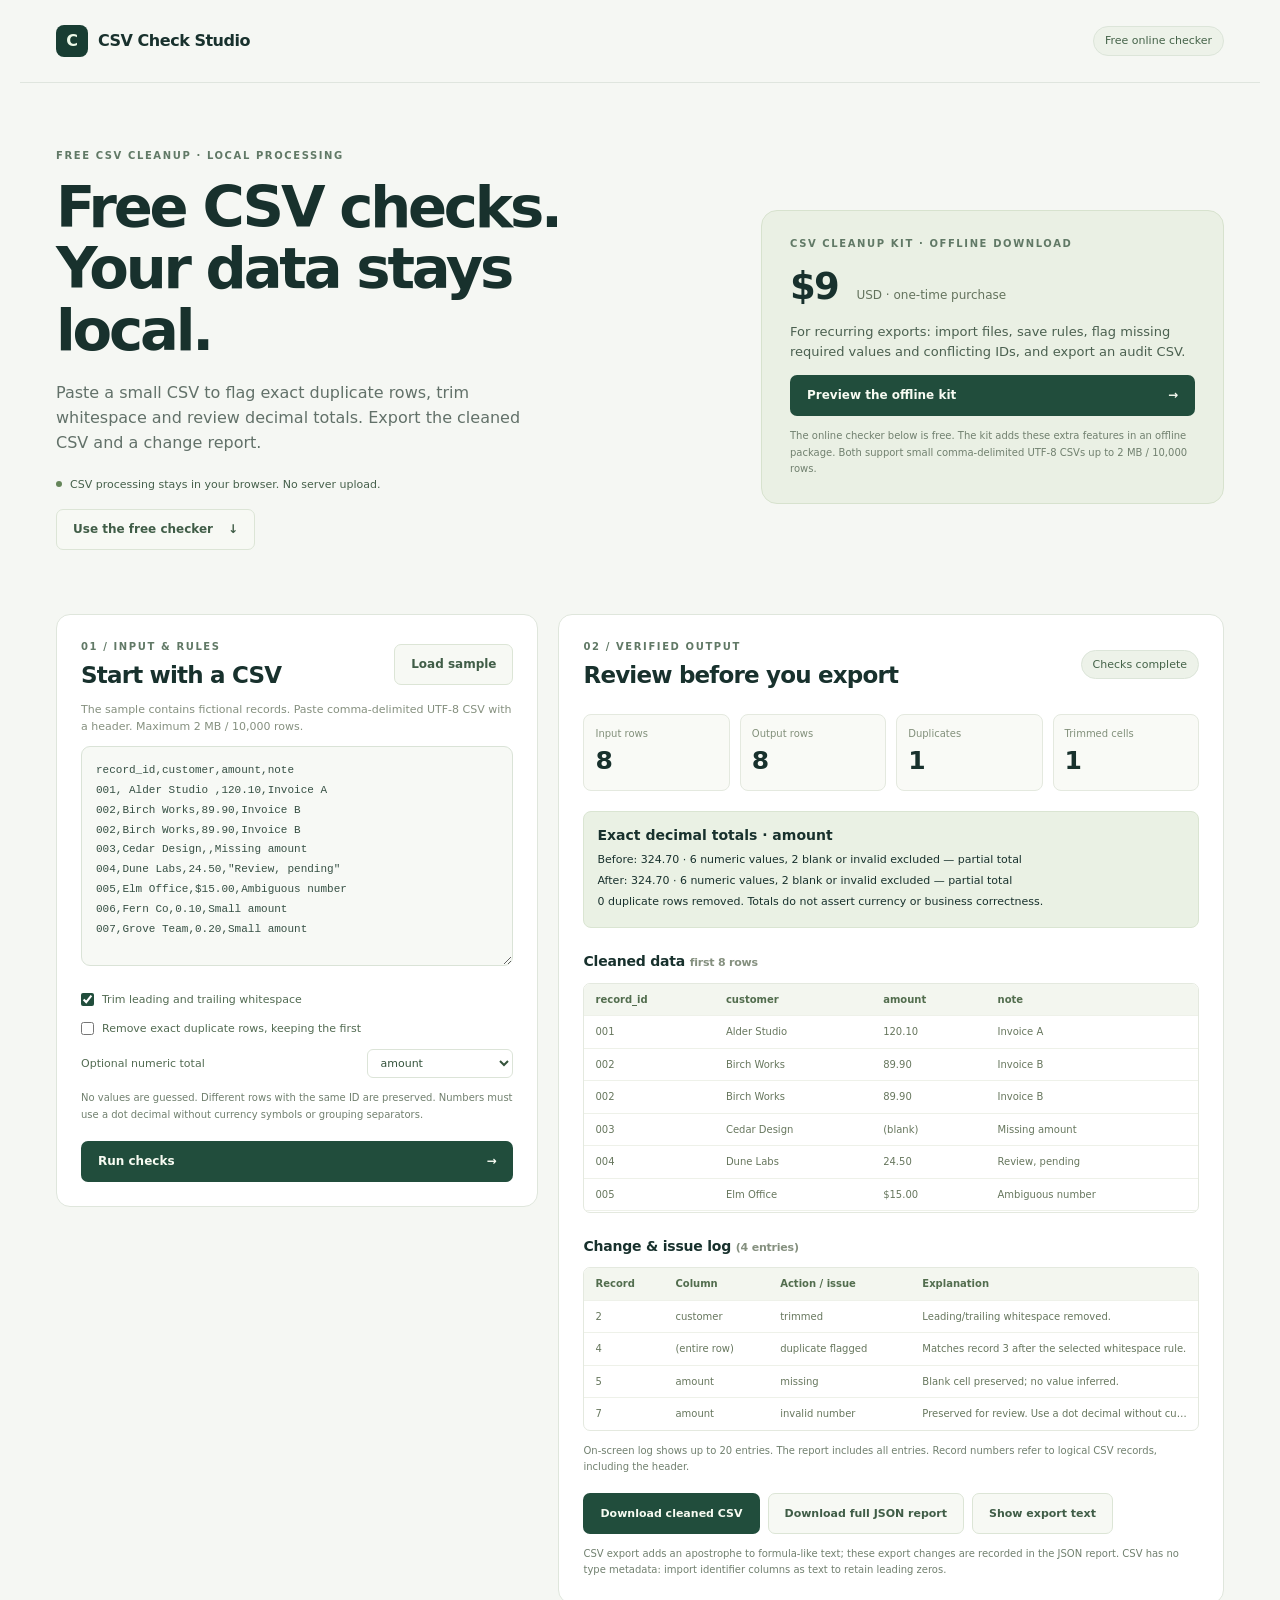
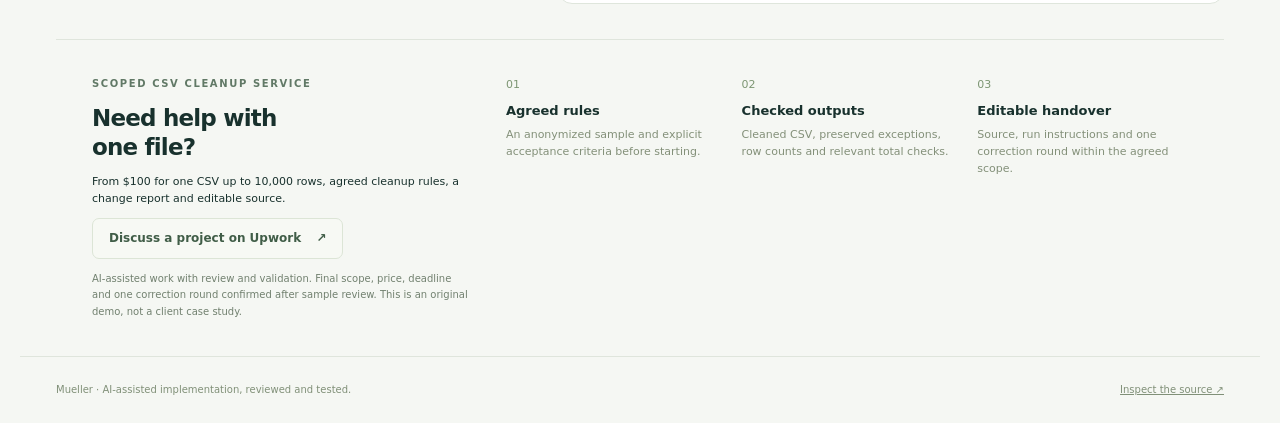
<file: index.html>
<!doctype html>
<html lang="en">
<head>
  <meta charset="utf-8"><meta name="viewport" content="width=device-width,initial-scale=1">
  <meta name="description" content="Free browser CSV checks for small exports: flag exact duplicates, trim whitespace, review decimal totals and export cleaned CSV plus a report. No signup.">
  <title>Free CSV Checker & Cleanup · CSV Check Studio</title>
  <link rel="stylesheet" href="style.css">
</head>
<body>
  <header class="topbar"><a href="./" class="brand"><span class="mark">C</span> CSV Check Studio</a><span class="badge">Free online checker</span></header>
  <main>
    <section class="intro">
      <div><p class="eyebrow">FREE CSV CLEANUP · LOCAL PROCESSING</p><h1>Free CSV checks.<br>Your data stays local.</h1><p class="lead">Paste a small CSV to flag exact duplicate rows, trim whitespace and review decimal totals. Export the cleaned CSV and a change report.</p><div class="privacy"><span class="dot"></span>CSV processing stays in your browser. No server upload.</div><p><a class="button subtle" href="#demo">Use the free checker <span>↓</span></a></p></div>
      <aside class="offer"><p class="eyebrow">CSV CLEANUP KIT · OFFLINE DOWNLOAD</p><div class="price">$9 <span>USD · one-time purchase</span></div><p>For recurring exports: import files, save rules, flag missing required values and conflicting IDs, and export an audit CSV.</p><a class="button primary" href="kit.html">Preview the offline kit <span>→</span></a><p class="fine">The online checker below is free. The kit adds these extra features in an offline package. Both support small comma-delimited UTF-8 CSVs up to 2 MB / 10,000 rows.</p></aside>
    </section>
    <section id="demo" class="workspace" aria-label="Interactive CSV demonstration">
      <div class="panel input-panel">
        <div class="panel-title"><div><p class="eyebrow">01 / INPUT & RULES</p><h2>Start with a CSV</h2></div><button id="sample" class="button subtle">Load sample</button></div>
        <p class="muted small">The sample contains fictional records. Paste comma-delimited UTF-8 CSV with a header. Maximum 2 MB / 10,000 rows.</p>
        <label for="csv" class="sr-only">CSV input</label><textarea id="csv" spellcheck="false" placeholder="record_id,customer,amount&#10;001,Example,19.95"></textarea>
        <div class="rules"><label><input id="trim" type="checkbox" checked> Trim leading and trailing whitespace</label><label><input id="dedup" type="checkbox"> Remove exact duplicate rows, keeping the first</label><label class="select-label" for="numeric">Optional numeric total <select id="numeric"><option value="">No numeric column</option></select></label></div>
        <p class="fine">No values are guessed. Different rows with the same ID are preserved. Numbers must use a dot decimal without currency symbols or grouping separators.</p>
        <button id="run" class="button primary">Run checks <span>→</span></button>
        <p id="error" role="alert" class="error" hidden></p>
      </div>
      <div class="panel output-panel">
        <div class="panel-title"><div><p class="eyebrow">02 / VERIFIED OUTPUT</p><h2>Review before you export</h2></div><span id="status" class="badge">Ready to check</span></div>
        <p id="stale" class="notice" hidden>Input or rules changed. Run checks again to update results and downloads.</p>
        <div id="empty" class="empty"><div class="grid-icon">▤</div><h3>A clear audit trail, not a black box.</h3><p>Run the fictional sample to see duplicate flags, preserved blanks and exact decimal totals.</p></div>
        <div id="results" hidden>
          <div class="metrics"><div><span>Input rows</span><strong id="inputRows"></strong></div><div><span>Output rows</span><strong id="outputRows"></strong></div><div><span>Duplicates</span><strong id="duplicateRows"></strong></div><div><span>Trimmed cells</span><strong id="trimmedCells"></strong></div></div>
          <div id="totals" class="totals" hidden></div>
          <h3>Cleaned data <span class="muted small">first 8 rows</span></h3><div class="table-wrap"><table id="preview"></table></div>
          <h3>Change & issue log <span id="issueCount" class="muted small"></span></h3><div class="table-wrap"><table id="issues"></table></div><p class="fine">On-screen log shows up to 20 entries. The report includes all entries. Record numbers refer to logical CSV records, including the header.</p>
          <div class="downloads"><button id="downloadCSV" class="button primary">Download cleaned CSV</button><button id="downloadReport" class="button subtle">Download full JSON report</button><button id="showExport" class="button subtle">Show export text</button></div>
          <div id="exportFallback" hidden><label for="exportText" class="small">Cleaned CSV text · select and copy if browser downloads are unavailable</label><textarea id="exportText" readonly spellcheck="false"></textarea></div>
          <p class="fine">CSV export adds an apostrophe to formula-like text; these export changes are recorded in the JSON report. CSV has no type metadata: import identifier columns as text to retain leading zeros.</p>
        </div>
      </div>
    </section>
    <section class="handover"><div><p class="eyebrow">SCOPED CSV CLEANUP SERVICE</p><h2>Need help with<br>one file?</h2><p class="small">From $100 for one CSV up to 10,000 rows, agreed cleanup rules, a change report and editable source.</p><a class="button subtle" href="https://upwork.com/freelancers/~01f26bf42914b52bd2" target="_blank" rel="noopener">Discuss a project on Upwork <span>↗</span></a><p class="fine">AI-assisted work with review and validation. Final scope, price, deadline and one correction round confirmed after sample review. This is an original demo, not a client case study.</p></div><ol><li><strong>Agreed rules</strong><span>An anonymized sample and explicit acceptance criteria before starting.</span></li><li><strong>Checked outputs</strong><span>Cleaned CSV, preserved exceptions, row counts and relevant total checks.</span></li><li><strong>Editable handover</strong><span>Source, run instructions and one correction round within the agreed scope.</span></li></ol></section>
  </main><footer><span>Mueller · AI-assisted implementation, reviewed and tested.</span><a href="https://github.com/MuellerYu/csv-check-studio" target="_blank" rel="noopener">Inspect the source ↗</a></footer>
  <script type="module" src="app.mjs?v=20261001-2"></script>
</body>
</html>
</file>
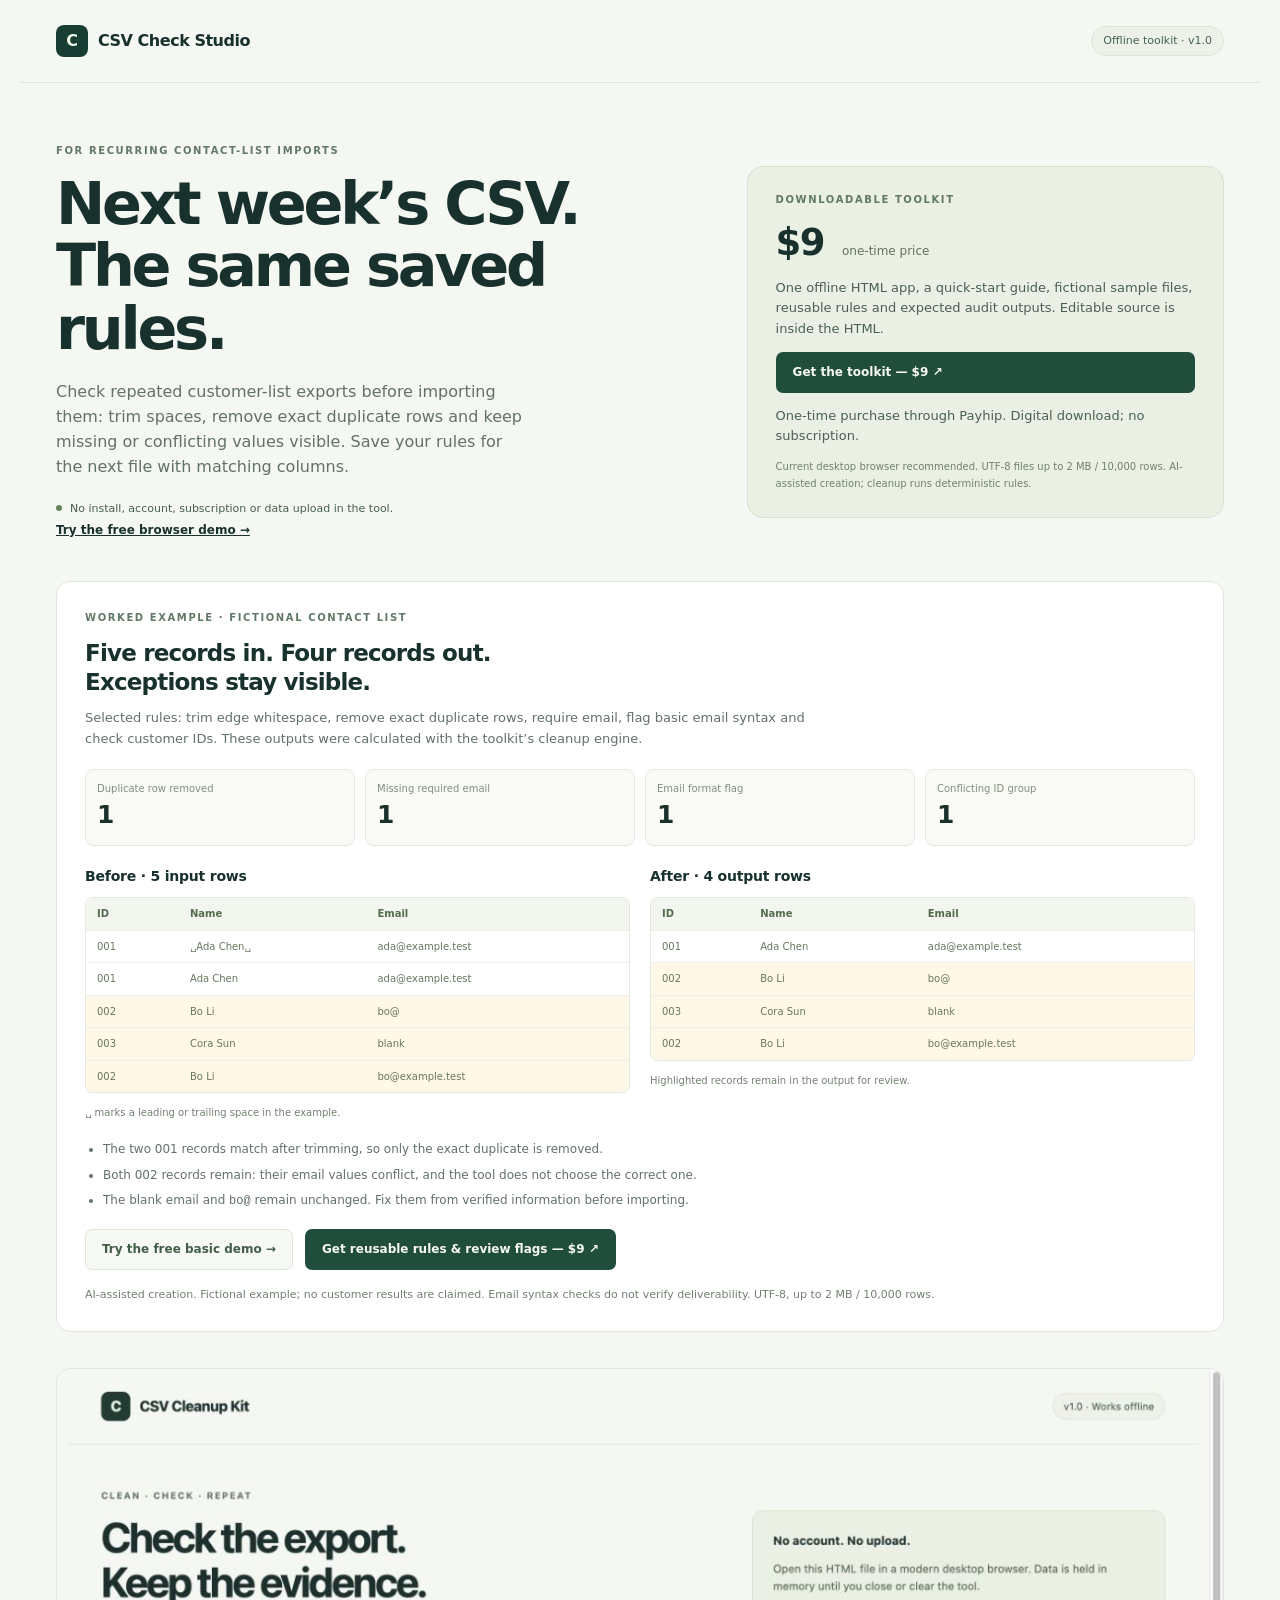
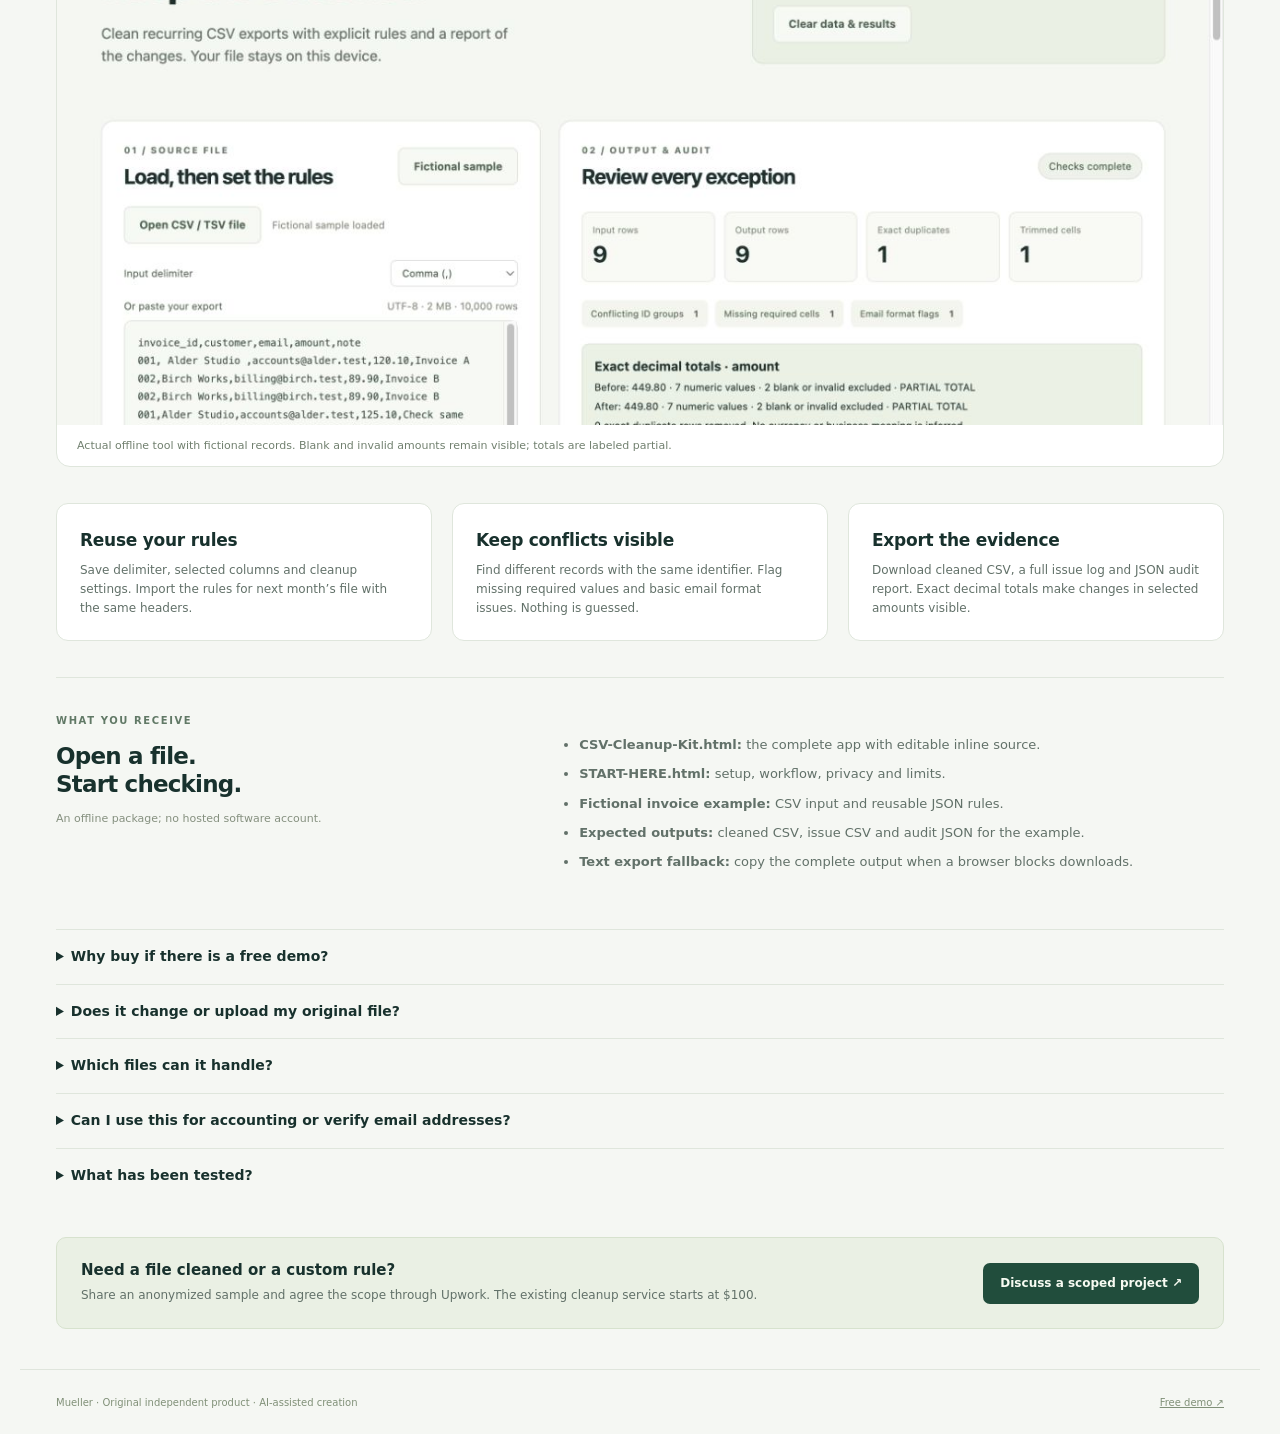
<file: kit.html>
<!doctype html><html lang="en"><head><meta charset="utf-8"><meta name="viewport" content="width=device-width,initial-scale=1"><meta name="description" content="An offline CSV cleanup toolkit for small recurring exports. Reusable rules, identifier conflict flags, exact decimal totals and full audit exports."><title>CSV Cleanup Kit · Small exports, checked locally</title><meta property="og:title" content="CSV Cleanup Kit · $9 offline toolkit"><meta property="og:description" content="Reusable rules, identifier conflict flags, exact decimal checks and audit exports for small CSV files."><meta property="og:image" content="https://muelleryu.github.io/csv-check-studio/kit-cover.jpg"><meta property="og:url" content="https://muelleryu.github.io/csv-check-studio/kit.html"><link rel="stylesheet" href="style.css"><style>.product-intro{display:grid;grid-template-columns:1.3fr 1fr;gap:70px;padding:60px 36px 40px;align-items:center}.product-intro h1{font-size:clamp(38px,4.6vw,60px)}.product-shot{margin:0 36px;border:1px solid #dfe6dc;border-radius:14px;overflow:hidden;background:#fff}.product-shot img{display:block;width:100%;height:auto}.product-shot figcaption{padding:12px 20px;color:#71806f;font-size:11px}.benefits{display:grid;grid-template-columns:repeat(3,1fr);gap:20px;padding:36px}.benefits article{padding:23px;border:1px solid #dfe6dc;background:white;border-radius:12px}.benefits h3{margin:0 0 8px;font-size:17px}.benefits p{font-size:12px;color:#627169;margin:0}.included{display:grid;grid-template-columns:1fr 1.5fr;gap:60px;margin:0 36px;padding:35px 0;border-top:1px solid #dfe6dc}.included ul{padding-left:20px;font-size:13px;color:#627169}.included li{margin:9px 0}.faq{margin:0 36px 35px}.faq details{padding:16px 0;border-top:1px solid #dfe6dc;font-size:12px;color:#627169}.faq summary{font-size:14px;color:#18312d;font-weight:650;cursor:pointer}.coming{background:#dbe4d2;color:#506448;width:100%;cursor:default}.no-checkout{font-size:11px;color:#617966}.demo-link{display:inline-flex;align-items:center;gap:10px;margin-top:4px;font-size:12px;font-weight:650}.kit-banner{border:1px solid #d7e2ce;border-radius:10px;background:#eaf0e4;padding:20px 24px;margin:0 36px 40px;display:flex;gap:20px;align-items:center;justify-content:space-between}.kit-banner p{font-size:12px;margin:3px 0;color:#627169}.kit-banner strong{font-size:15px}@media(max-width:850px){.product-intro{gap:25px}.benefits{gap:12px}.included{gap:25px}}@media(max-width:560px){.product-intro{grid-template-columns:1fr;padding:35px 20px}.product-shot,.included,.faq{margin-left:20px;margin-right:20px}.benefits{grid-template-columns:1fr;padding:25px 20px}.included{grid-template-columns:1fr;gap:10px}.kit-banner{margin:0 20px 30px;display:block}.kit-banner .button{margin-top:15px}}.contact-example{margin:0 36px 36px;padding:28px;border:1px solid #dfe6dc;border-radius:14px;background:#fff;scroll-margin-top:20px}.contact-example>.lead{max-width:760px;font-size:13px;margin-top:12px}.contact-example .metrics{margin:20px 0}.example-tables{display:grid;grid-template-columns:minmax(0,1fr) minmax(0,1fr);gap:20px}.example-tables>div{min-width:0}.example-tables h3{margin:0 0 10px}.example-tables td{max-width:none}.example-tables .table-wrap{max-height:none}.example-flag{background:#fff7e7}.example-notes{font-size:12px;color:#627169;padding-left:18px;margin:18px 0}.example-notes li{margin:7px 0}.example-actions{display:flex;gap:12px;flex-wrap:wrap}.example-disclosure{font-size:11px;color:#71806f;margin:16px 0 0}@media(max-width:850px){.example-tables{grid-template-columns:1fr}}@media(max-width:560px){.contact-example{margin:0 20px 25px;padding:18px}.example-actions .button{width:100%}}</style></head><body>
<header class="topbar"><a class="brand" href="./"><span class="mark">C</span> CSV Check Studio</a><span class="badge">Offline toolkit · v1.0</span></header>
<main><section class="product-intro"><div><p class="eyebrow">FOR RECURRING CONTACT-LIST IMPORTS</p><h1>Next week’s CSV.<br>The same saved rules.</h1><p class="lead">Check repeated customer-list exports before importing them: trim spaces, remove exact duplicate rows and keep missing or conflicting values visible. Save your rules for the next file with matching columns.</p><div class="privacy"><span class="dot"></span>No install, account, subscription or data upload in the tool.</div><a class="demo-link" href="./#demo">Try the free browser demo →</a></div><aside class="offer"><p class="eyebrow">DOWNLOADABLE TOOLKIT</p><div class="price">$9 <span>one-time price</span></div><p>One offline HTML app, a quick-start guide, fictional sample files, reusable rules and expected audit outputs. Editable source is inside the HTML.</p><a class="button primary" href="https://payhip.com/b/r3JDO" target="_blank" rel="noopener">Get the toolkit — $9 ↗</a><p class="no-checkout">One-time purchase through Payhip. Digital download; no subscription.</p><p class="fine">Current desktop browser recommended. UTF-8 files up to 2 MB / 10,000 rows. AI-assisted creation; cleanup runs deterministic rules.</p></aside></section>
<section id="contact-example" class="contact-example" aria-labelledby="contact-example-title"><p class="eyebrow">WORKED EXAMPLE · FICTIONAL CONTACT LIST</p><h2 id="contact-example-title">Five records in. Four records out.<br>Exceptions stay visible.</h2><p class="lead">Selected rules: trim edge whitespace, remove exact duplicate rows, require email, flag basic email syntax and check customer IDs. These outputs were calculated with the toolkit’s cleanup engine.</p><div class="metrics"><div><span>Duplicate row removed</span><strong>1</strong></div><div><span>Missing required email</span><strong>1</strong></div><div><span>Email format flag</span><strong>1</strong></div><div><span>Conflicting ID group</span><strong>1</strong></div></div><div class="example-tables"><div><h3>Before · 5 input rows</h3><div class="table-wrap"><table aria-label="Fictional contact-list input"><thead><tr><th scope="col">ID</th><th scope="col">Name</th><th scope="col">Email</th></tr></thead><tbody><tr><td>001</td><td>␣Ada Chen␣</td><td>ada@example.test</td></tr><tr><td>001</td><td>Ada Chen</td><td>ada@example.test</td></tr><tr class="example-flag"><td>002</td><td>Bo Li</td><td>bo@</td></tr><tr class="example-flag"><td>003</td><td>Cora Sun</td><td><em>blank</em></td></tr><tr class="example-flag"><td>002</td><td>Bo Li</td><td>bo@example.test</td></tr></tbody></table></div><p class="fine">␣ marks a leading or trailing space in the example.</p></div><div><h3>After · 4 output rows</h3><div class="table-wrap"><table aria-label="Calculated fictional contact-list output"><thead><tr><th scope="col">ID</th><th scope="col">Name</th><th scope="col">Email</th></tr></thead><tbody><tr><td>001</td><td>Ada Chen</td><td>ada@example.test</td></tr><tr class="example-flag"><td>002</td><td>Bo Li</td><td>bo@</td></tr><tr class="example-flag"><td>003</td><td>Cora Sun</td><td><em>blank</em></td></tr><tr class="example-flag"><td>002</td><td>Bo Li</td><td>bo@example.test</td></tr></tbody></table></div><p class="fine">Highlighted records remain in the output for review.</p></div></div><ul class="example-notes"><li>The two 001 records match after trimming, so only the exact duplicate is removed.</li><li>Both 002 records remain: their email values conflict, and the tool does not choose the correct one.</li><li>The blank email and <code>bo@</code> remain unchanged. Fix them from verified information before importing.</li></ul><div class="example-actions"><a class="button subtle" href="./#demo">Try the free basic demo →</a><a class="button primary" href="https://payhip.com/b/r3JDO" target="_blank" rel="noopener">Get reusable rules &amp; review flags — $9 ↗</a></div><p class="example-disclosure">AI-assisted creation. Fictional example; no customer results are claimed. Email syntax checks do not verify deliverability. UTF-8, up to 2 MB / 10,000 rows.</p></section>
<figure class="product-shot"><img src="kit-cover.jpg" alt="Actual CSV Cleanup Kit interface showing a fictional 9-row invoice export, one duplicate and review flags"><figcaption>Actual offline tool with fictional records. Blank and invalid amounts remain visible; totals are labeled partial.</figcaption></figure>
<section class="benefits"><article><h3>Reuse your rules</h3><p>Save delimiter, selected columns and cleanup settings. Import the rules for next month’s file with the same headers.</p></article><article><h3>Keep conflicts visible</h3><p>Find different records with the same identifier. Flag missing required values and basic email format issues. Nothing is guessed.</p></article><article><h3>Export the evidence</h3><p>Download cleaned CSV, a full issue log and JSON audit report. Exact decimal totals make changes in selected amounts visible.</p></article></section>
<section class="included"><div><p class="eyebrow">WHAT YOU RECEIVE</p><h2>Open a file.<br>Start checking.</h2><p class="small muted">An offline package; no hosted software account.</p></div><ul><li><strong>CSV-Cleanup-Kit.html:</strong> the complete app with editable inline source.</li><li><strong>START-HERE.html:</strong> setup, workflow, privacy and limits.</li><li><strong>Fictional invoice example:</strong> CSV input and reusable JSON rules.</li><li><strong>Expected outputs:</strong> cleaned CSV, issue CSV and audit JSON for the example.</li><li><strong>Text export fallback:</strong> copy the complete output when a browser blocks downloads.</li></ul></section>
<section class="faq"><details><summary>Why buy if there is a free demo?</summary><p>The free demo handles comma-separated CSV, whitespace, exact duplicates and a numeric total. The toolkit adds a self-contained offline file, file import, semicolon / tab input, reusable rules, conflicting identifier flags, required-value checks, basic email format flags and an issue CSV. It includes a guide and expected sample outputs.</p></details><details><summary>Does it change or upload my original file?</summary><p>The tool reads your selected file in memory and exports a separate output. It has no network requests, analytics or external scripts. Keep your original export and review every exception before using the result.</p></details><details><summary>Which files can it handle?</summary><p>UTF-8 CSV / TSV up to 2 MB and 10,000 data rows, with unique nonempty headers. Choose comma, semicolon or tab. Numbers must use dot decimals, without grouping, currency symbols or exponents. Other formats need preparation before import.</p></details><details><summary>Can I use this for accounting or verify email addresses?</summary><p>It flags syntax and reports arithmetic under the rules you choose. It does not certify accounting or tax correctness, validate business meaning, confirm email deliverability or choose which conflicting record is right.</p></details><details><summary>What has been tested?</summary><p>Core checks cover parsing, exact decimals, duplicate and conflict handling, missing values, rule validation and guarded exports. The interface has been checked in the Codex in-app browser. Each product version lists its validation in the guide. No paid customer results or other browser compatibility are implied.</p></details></section>
<aside class="kit-banner"><div><strong>Need a file cleaned or a custom rule?</strong><p>Share an anonymized sample and agree the scope through Upwork. The existing cleanup service starts at $100.</p></div><a class="button primary" href="https://www.upwork.com/freelancers/~01f26bf42914b52bd2" target="_blank" rel="noopener">Discuss a scoped project ↗</a></aside></main>
<footer><span>Mueller · Original independent product · AI-assisted creation</span><a href="./">Free demo ↗</a></footer></body></html>
</file>
<file: style.css>
:root{font-family:Inter,ui-sans-serif,system-ui,-apple-system,BlinkMacSystemFont,"Segoe UI",sans-serif;color:#18312d;background:#f5f7f3;line-height:1.55;font-synthesis:none}*{box-sizing:border-box}body{margin:0}a{color:inherit}button,textarea,select{font:inherit}button,a.button{cursor:pointer}button:disabled{opacity:.5;cursor:not-allowed}[hidden]{display:none!important}.topbar,main,footer{max-width:1240px;margin:auto}.topbar{display:flex;align-items:center;justify-content:space-between;padding:25px 36px;border-bottom:1px solid #dfe5de;gap:16px}.brand{display:flex;align-items:center;gap:10px;text-decoration:none;font-weight:750;letter-spacing:-.03em}.mark{display:grid;place-items:center;background:#183d32;color:#ecf9e8;border-radius:8px;width:32px;height:32px}.badge{display:inline-block;font-size:11px;border:1px solid #dce5d9;border-radius:30px;background:#edf2e9;padding:5px 11px;white-space:nowrap;color:#456349}.intro{display:grid;grid-template-columns:1.35fr 1fr;gap:80px;padding:65px 36px 48px;align-items:center}.eyebrow{font-size:10px;letter-spacing:.16em;font-weight:750;color:#617966;margin:0 0 13px}h1{font-size:clamp(36px,4.5vw,60px);line-height:1.07;letter-spacing:-.055em;font-weight:700;margin:0 0 20px}h2{font-size:23px;letter-spacing:-.035em;line-height:1.25;margin:0}h3{font-size:14px;letter-spacing:-.015em;margin:23px 0 10px}.lead{color:#627169;font-size:16px;max-width:470px;margin:0 0 20px}.privacy{display:flex;align-items:center;gap:8px;font-size:11px;color:#46604b}.dot{width:6px;height:6px;border-radius:50%;background:#648559}.offer{background:#eaf0e4;border:1px solid #d7e2ce;border-radius:16px;padding:25px 28px}.price{font-size:37px;letter-spacing:-.045em;line-height:1.2;font-weight:700}.price span{font-size:12px;letter-spacing:0;font-weight:500;margin-left:7px;color:#64735d}.offer>p:not(.eyebrow):not(.fine){font-size:13px;color:#4b6050}.button{display:inline-flex;align-items:center;justify-content:center;gap:15px;min-height:41px;border-radius:7px;border:1px solid transparent;text-decoration:none;padding:10px 16px;font-size:12px;font-weight:650}.primary{color:#f7fbf2;background:#214d3c}.primary:hover{background:#123b2b}.subtle{color:#405d47;background:#f7f9f4;border-color:#dce5d6}.subtle:hover{background:#ebf1e5}.offer .button{width:100%;justify-content:space-between}.fine{font-size:10px;color:#71806f;line-height:1.65;margin:12px 0 0}.workspace{display:grid;grid-template-columns:minmax(0,.87fr) minmax(0,1.2fr);gap:20px;padding:0 36px 35px}.panel{background:#fff;border:1px solid #dfe6dc;border-radius:14px;padding:24px;min-width:0;align-self:start}.panel-title{display:flex;gap:12px;align-items:center;justify-content:space-between}.panel-title .eyebrow{margin-bottom:7px}.muted{color:#85907f}.small{font-size:11px}textarea{width:100%;min-height:220px;resize:vertical;border:1px solid #dae3d7;background:#f7f9f5;border-radius:9px;padding:14px;color:#365044;font-size:11px;font-family:ui-monospace,SFMono-Regular,Menlo,monospace;line-height:1.8}textarea:focus,select:focus,button:focus-visible,a:focus-visible{outline:2px solid #63916b;outline-offset:3px}.rules{display:grid;gap:12px;padding:17px 0 0}.rules label{display:flex;gap:8px;align-items:flex-start;font-size:11px;color:#526b52}.rules input{accent-color:#214d3c;margin:2px 0 0}.select-label{justify-content:space-between;align-items:center!important;flex-wrap:wrap}select{max-width:100%;border:1px solid #dce4d8;border-radius:6px;background:white;padding:6px 8px;font-size:11px;color:#35533c}.input-panel>.button{width:100%;justify-content:space-between;margin-top:18px}.empty{padding:65px 25px;text-align:center;color:#6c806a}.empty h3{font-size:16px}.empty p{font-size:12px;max-width:280px;margin:auto}.grid-icon{border:1px solid #dce7d5;color:#809775;background:#f0f5eb;font-size:28px;display:inline-grid;place-items:center;width:52px;height:52px;border-radius:13px}.metrics{display:grid;grid-template-columns:repeat(4,1fr);gap:10px;margin:24px 0 20px}.metrics>div{border:1px solid #e4e9df;border-radius:8px;padding:11px;background:#f9faf6}.metrics span{font-size:10px;color:#82907b;display:block}.metrics strong{font-size:25px;font-weight:650;line-height:1.5}.totals{background:#eaf1e4;border:1px solid #dae5d2;border-radius:8px;padding:13px;font-size:11px;overflow-wrap:anywhere}.totals strong{font-size:14px}.totals p{margin:4px 0}.table-wrap{overflow:auto;border:1px solid #e4e9df;border-radius:7px;max-height:230px}table{border-collapse:collapse;width:100%;text-align:left;font-size:10px;white-space:nowrap}th{background:#f3f6ef;color:#526d4e;font-weight:650}th,td{padding:8px 11px;border-bottom:1px solid #eef1e9;max-width:220px;overflow:hidden;text-overflow:ellipsis}tr:last-child td{border-bottom:0}td{color:#67775e}.downloads{display:flex;flex-wrap:wrap;gap:8px;margin-top:17px}.downloads .button{font-size:11px}.notice,.error{font-size:11px;color:#875319;background:#fff7e7;border:1px solid #f0ddba;border-radius:6px;padding:10px}.handover{display:grid;grid-template-columns:1fr 1.8fr;gap:35px;padding:36px;margin:0 36px;border-top:1px solid #dfe5dc}.handover ol{margin:0;padding:0;list-style:none;display:grid;grid-template-columns:repeat(3,1fr);gap:25px;counter-reset:steps}.handover li{counter-increment:steps}.handover li:before{content:"0" counter(steps);display:block;font-size:11px;color:#7d9673;margin-bottom:8px}.handover strong{display:block;font-size:13px}.handover li span{display:block;font-size:11px;color:#839079;margin-top:5px}footer{display:flex;justify-content:space-between;gap:20px;border-top:1px solid #dfe5dc;padding:25px 36px;color:#809078;font-size:10px}.sr-only{position:absolute;width:1px;height:1px;padding:0;margin:-1px;overflow:hidden;clip:rect(0,0,0,0);white-space:nowrap;border:0}@media(max-width:850px){.intro{gap:25px;padding-top:40px}.workspace{grid-template-columns:1fr}.empty{padding:40px}.handover{grid-template-columns:1fr;padding:25px 0}}@media(max-width:560px){.topbar{padding:20px}.topbar>.badge{display:none}.intro{grid-template-columns:1fr;padding:35px 20px}.offer{padding:22px}.workspace{padding:0 20px 25px}.panel{padding:18px}.panel-title{flex-wrap:wrap}.metrics{grid-template-columns:repeat(2,1fr)}.handover{margin:0 20px}.handover ol{grid-template-columns:1fr;gap:18px}footer{padding:20px;flex-direction:column;gap:8px}.downloads .button{width:100%}}
</file>
